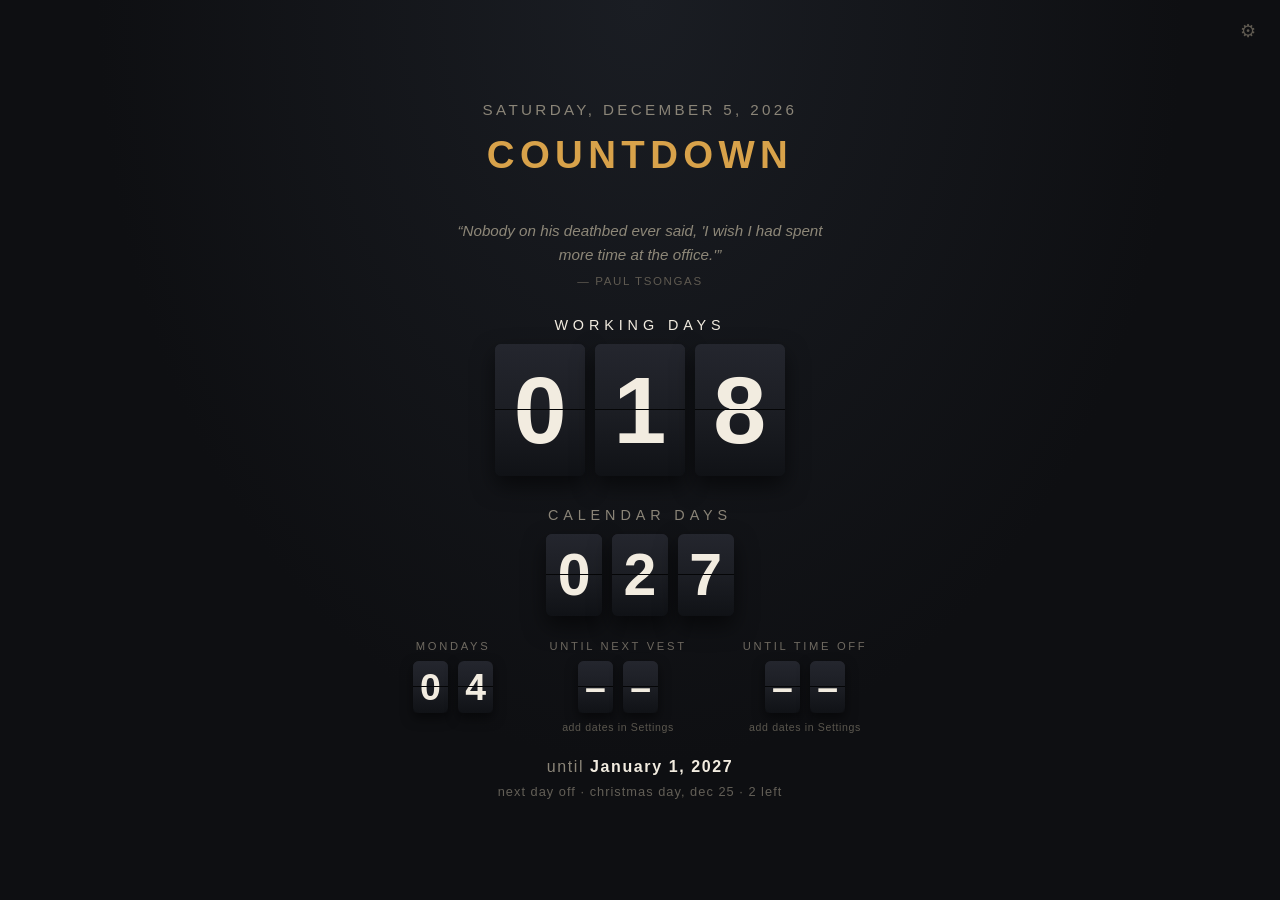
<file: index.html>
<!doctype html>
<html lang="en">
<head>
<meta charset="utf-8">
<meta name="viewport" content="width=device-width, initial-scale=1, viewport-fit=cover">
<title>Countdown</title>
<meta name="description" content="A split-flap countdown board you can put on your phone's home screen.">

<!-- Every path here is relative on purpose. Project Pages serve from
     /<repo>/, and a leading slash is the usual reason a first deploy comes
     up blank. -->
<link rel="icon" href="./icons/favicon.svg" type="image/svg+xml">
<!-- A PNG fallback as well, or browsers probe /favicon.ico and log a 404. -->
<link rel="icon" href="./icons/icon-192.png" type="image/png" sizes="192x192">
<link rel="apple-touch-icon" href="./icons/apple-touch-icon.png">
<link rel="manifest" href="./manifest.webmanifest">
<meta name="theme-color" content="#0e0f12">
<meta name="apple-mobile-web-app-capable" content="yes">
<meta name="mobile-web-app-capable" content="yes">
<meta name="apple-mobile-web-app-status-bar-style" content="black-translucent">
<meta name="apple-mobile-web-app-title" content="Countdown">
<link rel="stylesheet" href="./app.css">
</head>
<body>

<button class="settings-open" id="settings-open" aria-label="Settings" title="Settings">&#9881;</button>

<main class="board">
  <header class="today">
    <div class="today-date" id="today-date"></div>
  </header>

  <h1 class="title" id="title">Countdown</h1>

  <figure class="quote" id="quote" hidden>
    <blockquote id="quote-text"></blockquote>
    <figcaption id="quote-source"></figcaption>
  </figure>

  <!-- Large and medium counters stack; the small ones sit in a row. -->
  <div id="majors"></div>
  <section class="minors" id="minors"></section>

  <p class="detail" id="empty" hidden>no counters yet &middot; open settings to add one</p>

  <div class="target-note">
    <div class="target" id="target"></div>
    <div class="detail" id="detail"></div>
  </div>

  <div class="tagline" id="tagline" hidden></div>
</main>

<div class="settings" id="settings" hidden role="dialog" aria-modal="true" aria-label="Settings">
  <div class="settings-sheet">
    <div class="settings-head">
      <h2>Settings</h2>
      <button class="btn btn-small" id="settings-close" type="button">Close</button>
    </div>

    <p class="settings-error" id="settings-error" hidden></p>

    <fieldset>
      <legend>Board</legend>
      <div class="field">
        <label for="f-title">Title</label>
        <input type="text" id="f-title" placeholder="Countdown">
      </div>
      <div class="field">
        <label for="f-tagline">Closing line</label>
        <input type="text" id="f-tagline" placeholder="optional">
        <p class="hint">Shown under a rule at the bottom. Leave it empty to drop it.</p>
      </div>
    </fieldset>

    <fieldset>
      <legend>Target</legend>
      <div class="field">
        <label for="f-target-date">The day you're counting to</label>
        <input type="date" id="f-target-date">
        <p class="hint">Counted as the last day that matters: today doesn't count, the target does, so on the day itself the board reads zero.</p>
      </div>
      <div class="field">
        <label for="f-target-label">Wording before the date</label>
        <input type="text" id="f-target-label" placeholder="until">
      </div>
      <div class="field">
        <label for="f-timezone">Time zone</label>
        <select id="f-timezone"></select>
        <p class="hint">The board turns over at midnight in this zone, wherever in the world you happen to open it.</p>
      </div>
    </fieldset>

    <fieldset>
      <legend>Days off</legend>
      <div class="field">
        <label for="f-preset">Holiday calendar</label>
        <select id="f-preset"></select>
        <p class="hint">A starting point. Your own days below are added on top.</p>
      </div>
      <div class="field">
        <label for="f-daysoff">Your own days off</label>
        <textarea id="f-daysoff" spellcheck="false" placeholder="2026-12-24 Christmas Eve&#10;2026-12-07..2026-12-11 Trip"></textarea>
        <p class="hint">One per line: a date, or <code>start..end</code> for a run of them, then an optional name. These come out of Working Days but not Calendar Days &mdash; those days still pass.</p>
      </div>
    </fieldset>

    <fieldset>
      <legend>Counters</legend>
      <div class="counter-rows" id="counter-rows"></div>
      <p class="hint">The first two are usually Working Days and Calendar Days. Remove any you don't want.</p>
      <button class="btn btn-small" id="add-counter" type="button">Add a counter</button>
    </fieldset>

    <fieldset>
      <legend>Quotes</legend>
      <label class="field-check">
        <input type="checkbox" id="f-quotes"> Show a line under the title, changing daily
      </label>
      <div class="field" style="margin-top:0.9rem">
        <label for="f-customquotes">Your own lines</label>
        <textarea id="f-customquotes" spellcheck="false" placeholder="The quote goes here &mdash; Who said it"></textarea>
        <p class="hint">One per line. Separate the line from its source with an em dash or <code>--</code>. These are added to the ones that ship with the app.</p>
      </div>
    </fieldset>

    <div class="settings-actions">
      <button class="btn btn-primary" id="settings-save" type="button">Save</button>
      <span class="spacer"></span>
      <button class="btn btn-small" id="settings-export" type="button">Export</button>
      <button class="btn btn-small" id="settings-import" type="button">Import</button>
      <button class="btn btn-small btn-danger" id="settings-reset" type="button">Reset</button>
      <input type="file" id="settings-file" accept="application/json,.json" hidden>
    </div>

    <p class="settings-note" id="settings-note"></p>
  </div>
</div>

<script type="module" src="./js/main.js"></script>
</body>
</html>
</file>
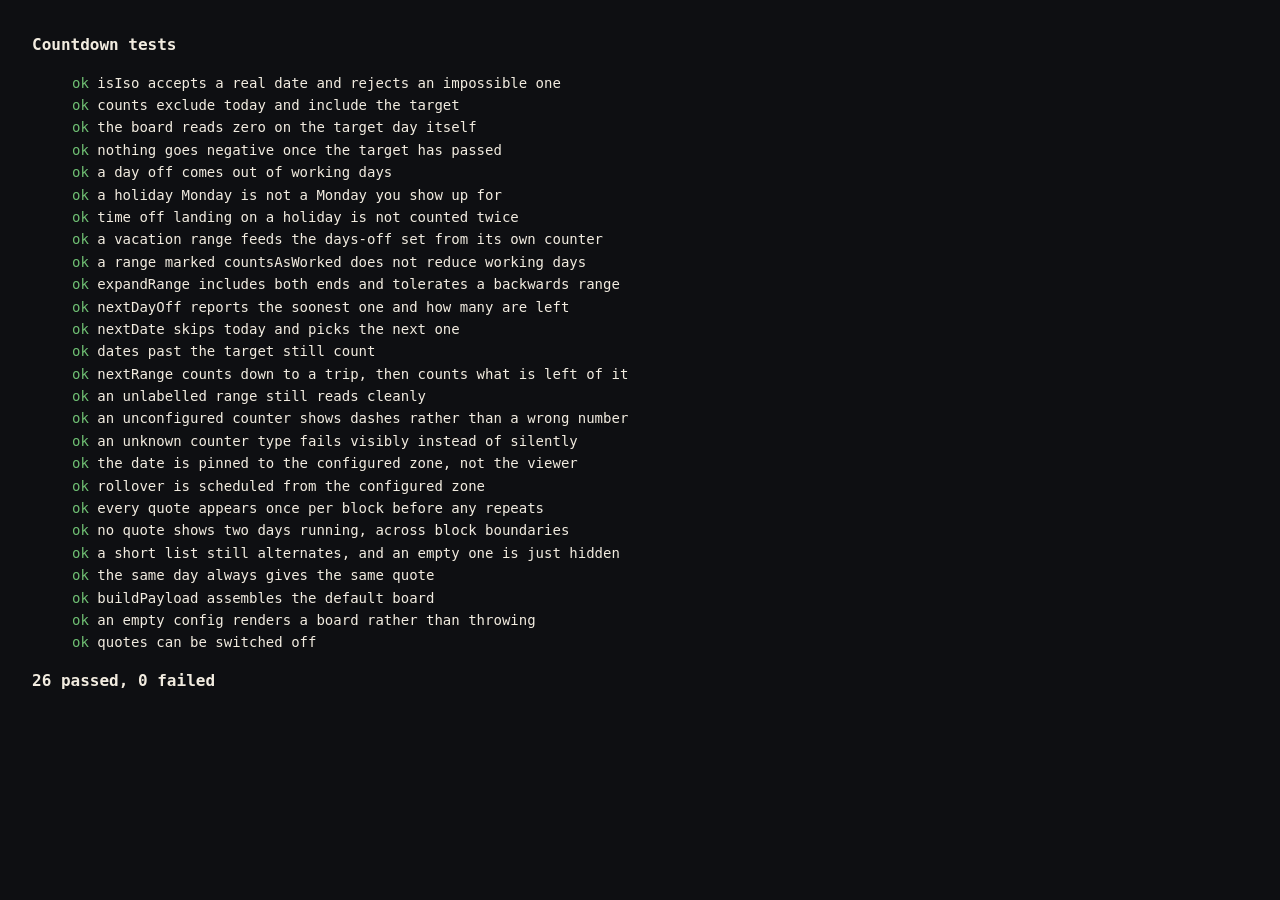
<file: test/index.html>
<!doctype html>
<meta charset="utf-8">
<title>Countdown tests</title>
<style>
  body { font: 14px/1.6 ui-monospace, SFMono-Regular, Menlo, monospace; margin: 2rem; background: #0e0f12; color: #f2ece0; }
  li { list-style: none; }
  .ok::before { content: 'ok   '; color: #6fbf73; }
  .fail { color: #ff8a80; }
  .fail::before { content: 'FAIL '; }
  .error { color: #8b8578; padding-left: 5ch; }
  h1 { font-size: 1rem; font-weight: 700; }
</style>
<h1>Countdown tests</h1>
<ul id="results"></ul>
<h1 id="summary">running…</h1>
<script type="module">
  import './counters.test.js';
  import { run } from './harness.js';

  const { results, passed, failed } = run();
  document.getElementById('results').innerHTML = results
    .map((r) => r.ok
      ? `<li class="ok">${r.name}</li>`
      : `<li class="fail">${r.name}</li><li class="error">${r.error}</li>`)
    .join('');
  document.getElementById('summary').textContent = `${passed} passed, ${failed.length} failed`;
  document.title = failed.length ? `FAIL (${failed.length})` : `ok (${passed})`;
</script>
</file>
<file: app.css>
/* Split-flap departure board. Dark case, warm flaps, hinge across the middle. */

:root {
  --case: #0e0f12;
  --flap: #1c1e24;
  --flap-hi: #24262e;   /* upper half catches a little more light */
  --ink: #f2ece0;
  --ink-dim: #8b8578;
  --ink-faint: #5f5a51;
  --accent: #d8a24a;
  --hinge: rgba(0, 0, 0, 0.85);
  --panel: #16181d;
  --line: rgba(242, 236, 224, 0.12);

  /* One size per tier. A counter sets --size from its tier and every flap
     rule below reads that, so the three sizes need only one set of rules. */
  --flap-size: clamp(64px, 13vw, 132px);
  --flap-size-sm: clamp(40px, 8vw, 82px);
  --flap-size-xs: clamp(28px, 5.4vw, 52px);
}

* { box-sizing: border-box; }

body {
  margin: 0;
  min-height: 100vh;
  display: flex;
  align-items: center;
  justify-content: center;
  padding: 4vh 4vw;
  background: radial-gradient(ellipse at 50% 0%, #1a1d23 0%, var(--case) 60%);
  color: var(--ink);
  font-family: "Helvetica Neue", Helvetica, Arial, sans-serif;
  -webkit-font-smoothing: antialiased;
}

[hidden] { display: none !important; }

.board {
  width: 100%;
  max-width: 760px;
  text-align: center;
}

/* --- header ---------------------------------------------------------- */

.today {
  display: flex;
  align-items: center;
  justify-content: center;
  gap: 1rem;
}

.today-date {
  font-size: clamp(0.75rem, 2.2vw, 0.95rem);
  letter-spacing: 0.22em;
  text-transform: uppercase;
  color: var(--ink-dim);
}

/* Parked in the corner so it never competes with the board, but still a
   full-size tap target on a phone. */
.settings-open {
  position: fixed;
  top: max(0.6rem, env(safe-area-inset-top));
  right: max(0.6rem, env(safe-area-inset-right));
  width: 44px;
  height: 44px;
  display: grid;
  place-items: center;
  padding: 0;
  border: 0;
  border-radius: 50%;
  background: none;
  color: var(--ink-faint);
  font-size: 1.1rem;
  cursor: pointer;
}

.settings-open:hover,
.settings-open:focus-visible { color: var(--accent); }

/* --- daily quote ------------------------------------------------------ */

.quote {
  margin: 0 auto 1.9rem;
  max-width: 44ch;
}

.quote blockquote {
  margin: 0;
  font-size: clamp(0.78rem, 2.4vw, 0.95rem);
  font-style: italic;
  line-height: 1.55;
  color: #8d8778;
}

.quote blockquote::before { content: '\201C'; }
.quote blockquote::after  { content: '\201D'; }

.quote figcaption {
  margin-top: 0.5rem;
  font-size: clamp(0.6rem, 1.9vw, 0.72rem);
  letter-spacing: 0.14em;
  text-transform: uppercase;
  color: var(--ink-faint);
}

.quote figcaption:not(:empty)::before { content: '\2014\00a0'; }

.title {
  margin: 0.4em 0 1.1em;
  font-size: clamp(1.5rem, 5.5vw, 2.4rem);
  font-weight: 700;
  letter-spacing: 0.14em;
  text-transform: uppercase;
  color: var(--accent);
}

/* --- counters --------------------------------------------------------- */

.counter {
  --size: var(--flap-size);
  margin-bottom: 1.9rem;
}

.counter.tier-secondary { --size: var(--flap-size-sm); }
.counter.tier-minor {
  --size: var(--flap-size-xs);
  margin-bottom: 0;
  min-width: 0;
  max-width: 11rem;
}

.counter-label {
  margin-bottom: 0.7rem;
  font-size: clamp(0.7rem, 2.4vw, 0.9rem);
  letter-spacing: 0.34em;
  text-transform: uppercase;
  color: var(--ink-dim);
}

.tier-primary .counter-label { color: var(--ink); }

.tier-minor .counter-label {
  font-size: clamp(0.58rem, 1.9vw, 0.7rem);
  letter-spacing: 0.24em;
  margin-bottom: 0.55rem;
  color: #6f6a61;
}

.flaps {
  display: flex;
  justify-content: center;
  gap: clamp(4px, 1.2vw, 10px);
}

.minor-note {
  margin-top: 0.5rem;
  font-size: clamp(0.55rem, 1.8vw, 0.66rem);
  letter-spacing: 0.06em;
  color: #5c584f;
  /* A long note would otherwise stretch its tile - a flex item is sized by
     its widest child - and push the row off the side of a phone. */
  overflow-wrap: break-word;
}

.minors {
  display: flex;
  flex-wrap: wrap;
  justify-content: center;
  gap: clamp(1.2rem, 6vw, 3.5rem);
  margin-top: -0.4rem;
}

/* --- a single flap ---------------------------------------------------- */

.flap {
  position: relative;
  width: calc(var(--size) * 0.68);
  height: var(--size);
  perspective: 420px;
  font-size: calc(var(--size) * 0.72);
  font-weight: 600;
  font-variant-numeric: tabular-nums;
  line-height: 1;
  border-radius: 6px;
  box-shadow:
    0 2px 0 rgba(255, 255, 255, 0.03) inset,
    0 10px 22px rgba(0, 0, 0, 0.55);
}

.tier-minor .flap { border-radius: 4px; box-shadow: 0 5px 12px rgba(0, 0, 0, 0.5); }

/* Each half clips the same full-size glyph, so the numeral lines up
   across the hinge no matter which half you're looking at. */
.half {
  position: absolute;
  left: 0;
  width: 100%;
  height: 50%;
  overflow: hidden;
  display: flex;
  justify-content: center;
  backface-visibility: hidden;
}

.half span { display: block; height: var(--size); line-height: var(--size); }

.half-top {
  top: 0;
  align-items: flex-start;
  background: linear-gradient(180deg, var(--flap-hi), var(--flap));
  border-radius: 6px 6px 0 0;
  border-bottom: 1px solid var(--hinge);
}

.half-bottom {
  bottom: 0;
  align-items: flex-end;
  background: linear-gradient(180deg, var(--flap), #101216);
  border-radius: 0 0 6px 6px;
}

/* the two moving leaves */
.leaf-top { transform-origin: bottom center; z-index: 3; }
.leaf-bottom { transform-origin: top center; transform: rotateX(90deg); z-index: 2; }

.flipping .leaf-top { animation: fall 320ms cubic-bezier(0.36, 0, 0.66, 0.6) forwards; }
.flipping .leaf-bottom { animation: land 320ms cubic-bezier(0.34, 0.4, 0.64, 1) 320ms forwards; }

@keyframes fall { from { transform: rotateX(0deg); } to { transform: rotateX(-90deg); } }
@keyframes land { from { transform: rotateX(90deg); } to { transform: rotateX(0deg); } }

/* --- target line ------------------------------------------------------ */

.target-note { margin-top: 1.6rem; }

.target {
  font-size: clamp(0.8rem, 2.6vw, 1rem);
  letter-spacing: 0.1em;
  color: var(--ink-dim);
}

.target strong { color: var(--ink); font-weight: 600; }

.detail {
  margin-top: 0.5rem;
  font-size: clamp(0.68rem, 2.1vw, 0.8rem);
  letter-spacing: 0.08em;
  text-transform: lowercase;
  color: #635f57;
}

.tagline {
  margin-top: 2.1rem;
  padding-top: 1.6rem;
  border-top: 1px solid rgba(216, 162, 74, 0.16);
  font-size: clamp(0.85rem, 3vw, 1.15rem);
  font-weight: 700;
  letter-spacing: 0.1em;
  text-transform: uppercase;
  color: var(--accent);
}

/* --- settings panel --------------------------------------------------- */

.settings {
  position: fixed;
  inset: 0;
  z-index: 10;
  overflow-y: auto;
  padding: 0;
  background: rgba(6, 7, 9, 0.75);
  backdrop-filter: blur(3px);
}

.settings-sheet {
  max-width: 540px;
  margin: 0 auto;
  min-height: 100%;
  padding: 1.5rem 1.25rem calc(3rem + env(safe-area-inset-bottom));
  background: var(--panel);
  text-align: left;
}

.settings-head {
  position: sticky;
  top: 0;
  z-index: 1;
  display: flex;
  align-items: center;
  justify-content: space-between;
  gap: 1rem;
  margin: -1.5rem -1.25rem 1.25rem;
  padding: 1rem 1.25rem;
  background: var(--panel);
  border-bottom: 1px solid var(--line);
}

.settings-head h2 {
  margin: 0;
  font-size: 0.85rem;
  letter-spacing: 0.24em;
  text-transform: uppercase;
  color: var(--accent);
}

.settings fieldset {
  margin: 0 0 1.5rem;
  padding: 0;
  border: 0;
}

.settings legend {
  padding: 0 0 0.6rem;
  font-size: 0.68rem;
  letter-spacing: 0.2em;
  text-transform: uppercase;
  color: var(--ink-dim);
}

.field { margin-bottom: 0.9rem; }

.field label {
  display: block;
  margin-bottom: 0.3rem;
  font-size: 0.78rem;
  color: var(--ink-dim);
}

.field .hint {
  margin: 0.35rem 0 0;
  font-size: 0.7rem;
  line-height: 1.5;
  color: var(--ink-faint);
}

.settings input[type="text"],
.settings input[type="date"],
.settings select,
.settings textarea {
  width: 100%;
  padding: 0.6rem 0.7rem;
  border: 1px solid var(--line);
  border-radius: 6px;
  background: #101216;
  color: var(--ink);
  font: inherit;
  font-size: 0.85rem;
}

.settings textarea { min-height: 5.5rem; resize: vertical; font-family: ui-monospace, Menlo, monospace; }

.settings input:focus,
.settings select:focus,
.settings textarea:focus { outline: 2px solid var(--accent); outline-offset: 1px; }

.field-check {
  display: flex;
  align-items: center;
  gap: 0.6rem;
  font-size: 0.82rem;
  color: var(--ink-dim);
}

.field-check input { width: 1.1rem; height: 1.1rem; accent-color: var(--accent); }

.counter-rows { display: grid; gap: 0.6rem; }

.counter-row {
  display: grid;
  gap: 0.6rem;
  padding: 0.75rem;
  border: 1px solid var(--line);
  border-radius: 6px;
}

.counter-row-head { display: flex; gap: 0.6rem; align-items: center; }
.counter-row-head input { flex: 1; }

/* Type and tier sit side by side until the phone gets too narrow for it. */
.counter-row-kind { display: grid; grid-template-columns: 1fr 1fr; gap: 0.6rem; }

@media (max-width: 420px) {
  .counter-row-kind { grid-template-columns: 1fr; }
}

.counter-row .hint { margin-top: 0; }

.btn {
  padding: 0.55rem 0.9rem;
  border: 1px solid var(--line);
  border-radius: 6px;
  background: none;
  color: var(--ink);
  font: inherit;
  font-size: 0.78rem;
  letter-spacing: 0.06em;
  cursor: pointer;
}

.btn:hover { border-color: var(--accent); color: var(--accent); }
.btn-primary { background: var(--accent); border-color: var(--accent); color: #17130a; font-weight: 600; }
.btn-primary:hover { background: #e4b263; }
.btn-small { padding: 0.35rem 0.6rem; font-size: 0.72rem; }
.btn-danger:hover { border-color: #ff8a80; color: #ff8a80; }

.settings-actions {
  display: flex;
  flex-wrap: wrap;
  gap: 0.6rem;
  padding-top: 1.25rem;
  border-top: 1px solid var(--line);
}

.settings-actions .spacer { flex: 1; }

.settings-note {
  margin: 1.25rem 0 0;
  font-size: 0.72rem;
  line-height: 1.6;
  color: var(--ink-faint);
}

.settings-error {
  margin: 0 0 1rem;
  padding: 0.6rem 0.7rem;
  border-radius: 6px;
  background: rgba(255, 138, 128, 0.12);
  color: #ff8a80;
  font-size: 0.78rem;
}

@media (prefers-reduced-motion: reduce) {
  .flipping .leaf-top,
  .flipping .leaf-bottom { animation-duration: 1ms; }
}
</file>
